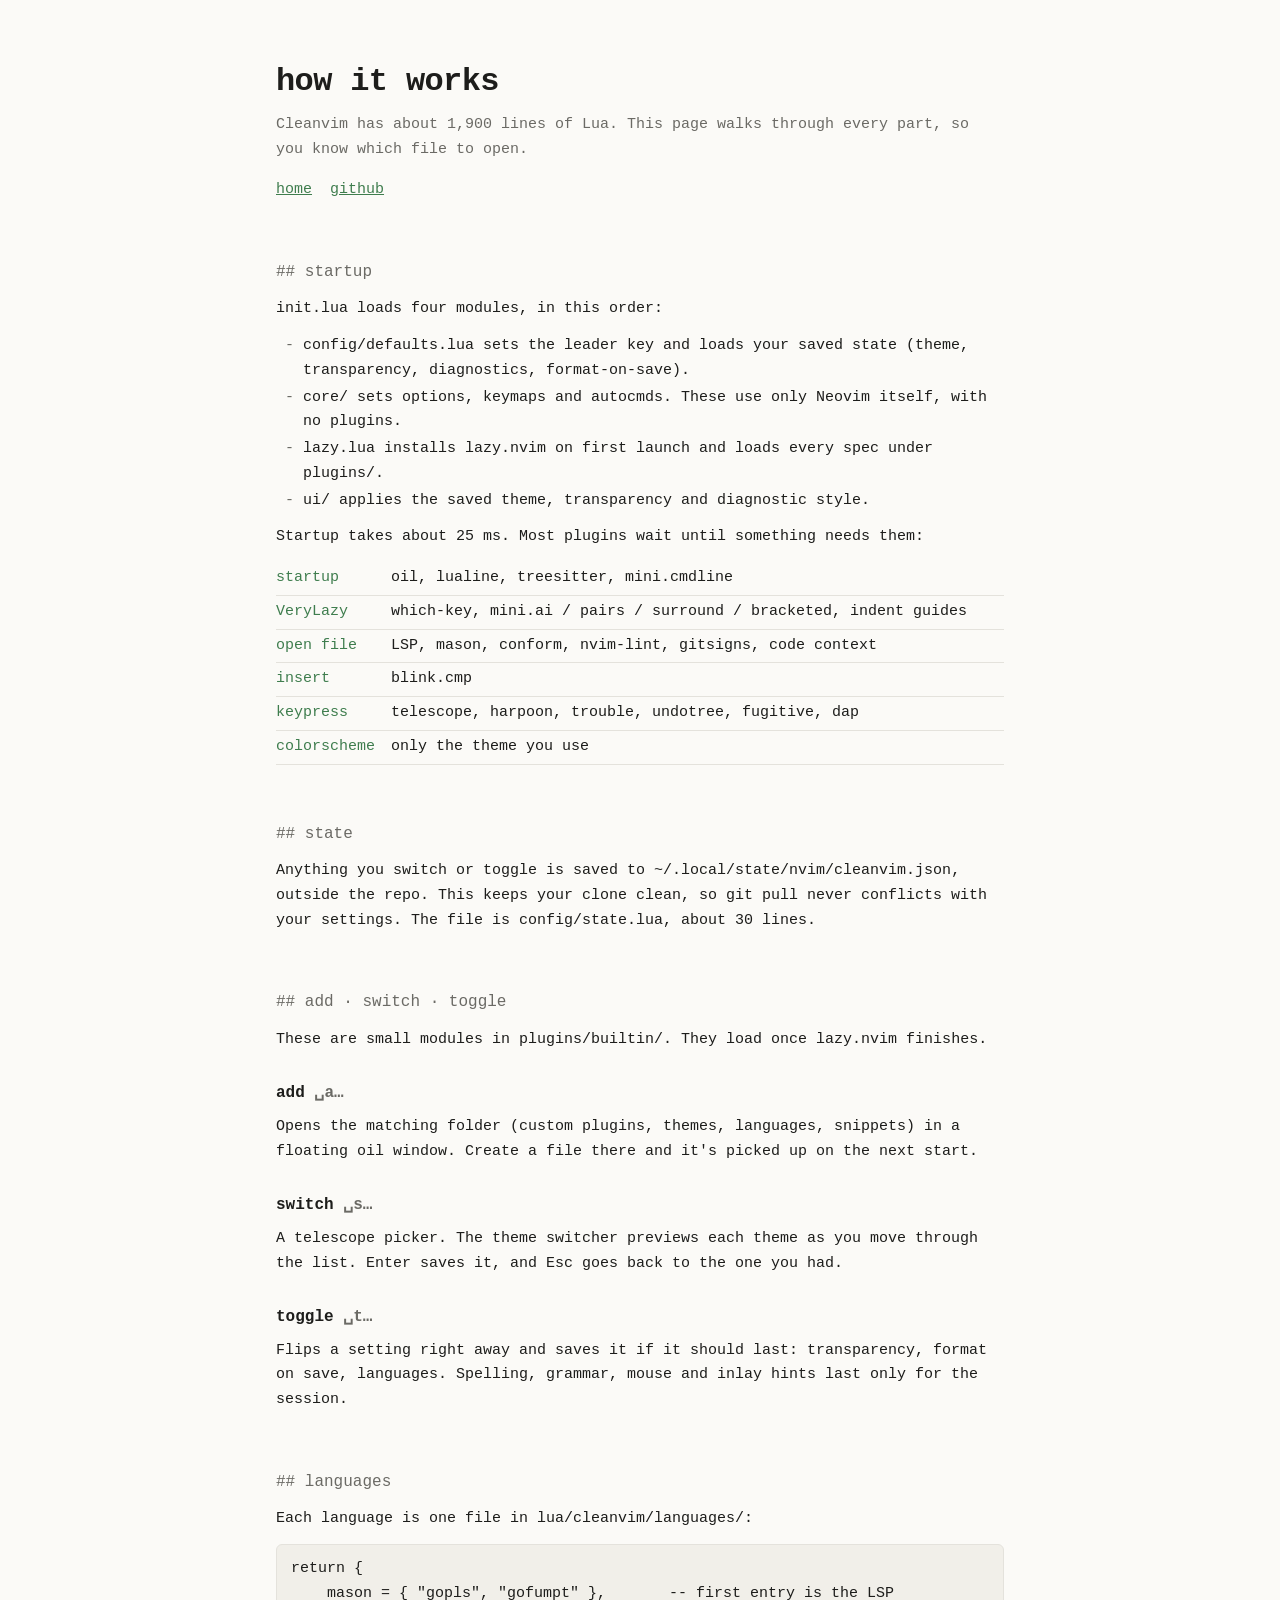
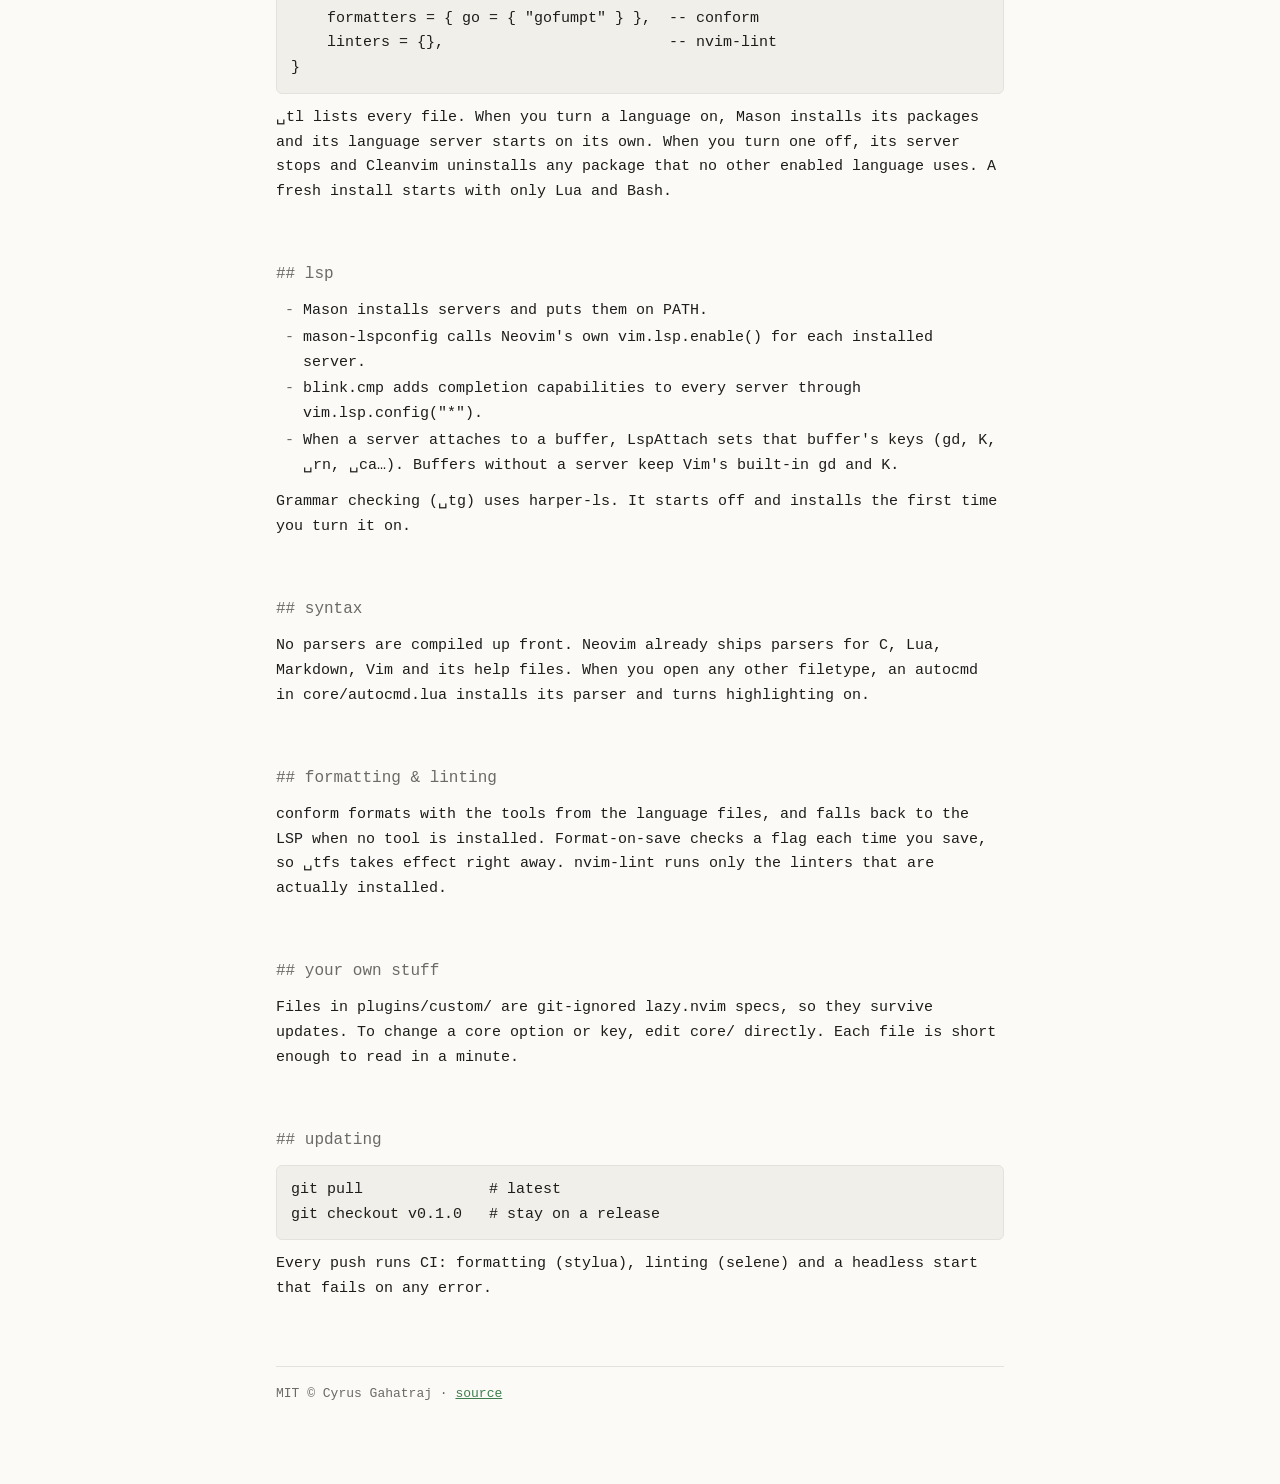
<file: docs/how.html>
<!doctype html>
<html lang="en">
<head>
<meta charset="utf-8">
<meta name="viewport" content="width=device-width, initial-scale=1">
<title>How Cleanvim works</title>
<meta name="description" content="A walk through every part of Cleanvim: startup, lazy-loading, state, languages, LSP and the add/switch/toggle controls.">
<link rel="stylesheet" href="style.css">
</head>
<body>
<main>
  <h1>how it works</h1>
  <p class="dim">Cleanvim has about 1,900 lines of Lua. This page walks through every part, so you know which file to open.</p>
  <nav>
    <a href="./">home</a>
    <a href="https://github.com/Cyrus-Gahatraj/cleanvim">github</a>
  </nav>

  <h2>startup</h2>
  <p><code>init.lua</code> loads four modules, in this order:</p>
  <ol>
    <li><code>config/defaults.lua</code> sets the leader key and loads your saved state (theme, transparency, diagnostics, format-on-save).</li>
    <li><code>core/</code> sets options, keymaps and autocmds. These use only Neovim itself, with no plugins.</li>
    <li><code>lazy.lua</code> installs lazy.nvim on first launch and loads every spec under <code>plugins/</code>.</li>
    <li><code>ui/</code> applies the saved theme, transparency and diagnostic style.</li>
  </ol>
  <p>Startup takes about 25 ms. Most plugins wait until something needs them:</p>
  <table>
    <tr><td>startup</td><td>oil, lualine, treesitter, mini.cmdline</td></tr>
    <tr><td>VeryLazy</td><td>which-key, mini.ai / pairs / surround / bracketed, indent guides</td></tr>
    <tr><td>open file</td><td>LSP, mason, conform, nvim-lint, gitsigns, code context</td></tr>
    <tr><td>insert</td><td>blink.cmp</td></tr>
    <tr><td>keypress</td><td>telescope, harpoon, trouble, undotree, fugitive, dap</td></tr>
    <tr><td>colorscheme</td><td>only the theme you use</td></tr>
  </table>

  <h2>state</h2>
  <p>Anything you switch or toggle is saved to <code>~/.local/state/nvim/cleanvim.json</code>, outside the repo. This keeps your clone clean, so <code>git pull</code> never conflicts with your settings. The file is <code>config/state.lua</code>, about 30 lines.</p>

  <h2>add · switch · toggle</h2>
  <p>These are small modules in <code>plugins/builtin/</code>. They load once lazy.nvim finishes.</p>
  <h3>add <span class="dim">␣a…</span></h3>
  <p>Opens the matching folder (custom plugins, themes, languages, snippets) in a floating oil window. Create a file there and it's picked up on the next start.</p>
  <h3>switch <span class="dim">␣s…</span></h3>
  <p>A telescope picker. The theme switcher previews each theme as you move through the list. Enter saves it, and Esc goes back to the one you had.</p>
  <h3>toggle <span class="dim">␣t…</span></h3>
  <p>Flips a setting right away and saves it if it should last: transparency, format on save, languages. Spelling, grammar, mouse and inlay hints last only for the session.</p>

  <h2>languages</h2>
  <p>Each language is one file in <code>lua/cleanvim/languages/</code>:</p>
<pre><code>return {
    mason = { "gopls", "gofumpt" },       -- first entry is the LSP
    formatters = { go = { "gofumpt" } },  -- conform
    linters = {},                         -- nvim-lint
}</code></pre>
  <p><code>␣tl</code> lists every file. When you turn a language on, Mason installs its packages and its language server starts on its own. When you turn one off, its server stops and Cleanvim uninstalls any package that no other enabled language uses. A fresh install starts with only Lua and Bash.</p>

  <h2>lsp</h2>
  <ol>
    <li>Mason installs servers and puts them on <code>PATH</code>.</li>
    <li>mason-lspconfig calls Neovim's own <code>vim.lsp.enable()</code> for each installed server.</li>
    <li>blink.cmp adds completion capabilities to every server through <code>vim.lsp.config("*")</code>.</li>
    <li>When a server attaches to a buffer, <code>LspAttach</code> sets that buffer's keys (<code>gd</code>, <code>K</code>, <code>␣rn</code>, <code>␣ca</code>…). Buffers without a server keep Vim's built-in <code>gd</code> and <code>K</code>.</li>
  </ol>
  <p>Grammar checking (<code>␣tg</code>) uses harper-ls. It starts off and installs the first time you turn it on.</p>

  <h2>syntax</h2>
  <p>No parsers are compiled up front. Neovim already ships parsers for C, Lua, Markdown, Vim and its help files. When you open any other filetype, an autocmd in <code>core/autocmd.lua</code> installs its parser and turns highlighting on.</p>

  <h2>formatting &amp; linting</h2>
  <p>conform formats with the tools from the language files, and falls back to the LSP when no tool is installed. Format-on-save checks a flag each time you save, so <code>␣tfs</code> takes effect right away. nvim-lint runs only the linters that are actually installed.</p>

  <h2>your own stuff</h2>
  <p>Files in <code>plugins/custom/</code> are git-ignored lazy.nvim specs, so they survive updates. To change a core option or key, edit <code>core/</code> directly. Each file is short enough to read in a minute.</p>

  <h2>updating</h2>
<pre><code>git pull              # latest
git checkout v0.1.0   # stay on a release</code></pre>
  <p>Every push runs CI: formatting (stylua), linting (selene) and a headless start that fails on any error.</p>

  <footer>
    MIT © Cyrus Gahatraj · <a href="https://github.com/Cyrus-Gahatraj/cleanvim">source</a>
  </footer>
</main>
</body>
</html>
</file>
<file: docs/style.css>
:root {
  --bg: #fbfaf7; --fg: #1d1d1b; --dim: #6b6a65; --line: #e4e2dc;
  --code: #f1efe9; --accent: #3f7d4e;
}
@media (prefers-color-scheme: dark) {
  :root { --bg: #121211; --fg: #e6e4de; --dim: #8b8981; --line: #2a2a28; --code: #1b1b1a; --accent: #8fc79c; }
}
* { box-sizing: border-box; }
body {
  margin: 0; background: var(--bg); color: var(--fg);
  font: 15px/1.65 ui-monospace, "JetBrains Mono", SFMono-Regular, Menlo, monospace;
}
main { max-width: 760px; margin: 0 auto; padding: 56px 16px 80px; }
a { color: var(--accent); }
h1 { font-size: 2rem; margin: 0 0 4px; letter-spacing: -0.02em; }
h1 span { color: var(--dim); }
h2 { font-size: 1rem; margin: 56px 0 12px; color: var(--dim); font-weight: 500; }
h2::before { content: "## "; }
p { margin: 0 0 12px; }
.dim { color: var(--dim); }
img { width: 100%; height: auto; border: 1px solid var(--line); border-radius: 6px; margin: 28px 0 8px; }
pre { background: var(--code); border: 1px solid var(--line); border-radius: 6px; padding: 12px 14px; overflow-x: auto; margin: 0 0 12px; }
code { font: inherit; }
nav { display: flex; gap: 18px; flex-wrap: wrap; margin-top: 16px; }
table { width: 100%; border-collapse: collapse; }
td { padding: 4px 0; border-bottom: 1px solid var(--line); vertical-align: top; }
td:first-child { width: 11ch; color: var(--accent); white-space: nowrap; padding-right: 16px; }
ul { padding-left: 2ch; margin: 0; }
li { margin: 2px 0; }
li::marker { content: "- "; color: var(--dim); }
footer { margin-top: 64px; padding-top: 16px; border-top: 1px solid var(--line); color: var(--dim); font-size: 13px; }
h3 { font-size: 1rem; margin: 28px 0 8px; }
ol { padding-left: 3ch; margin: 0 0 12px; }
</file>
